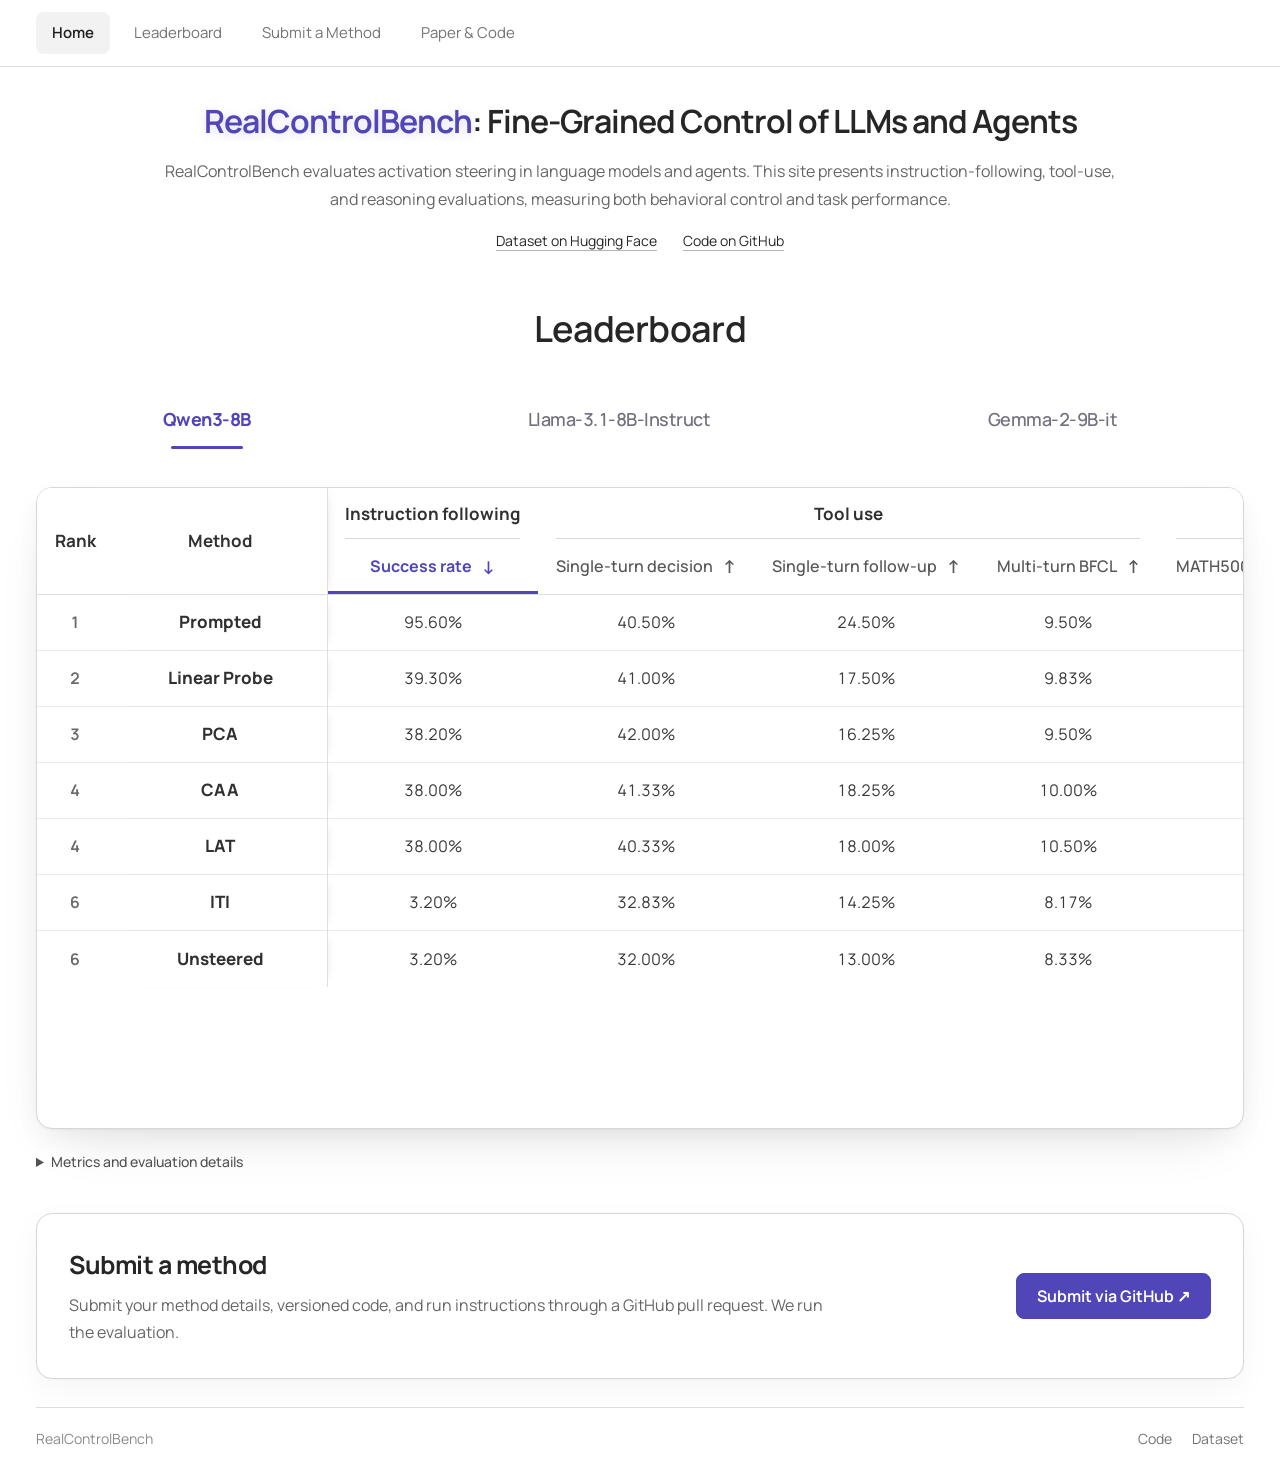
<file: index.html>
<!doctype html>
<html lang="en">
<head>
  <meta charset="utf-8">
  <meta name="viewport" content="width=device-width, initial-scale=1">
  <meta name="description" content="Compare RealControlBench steering methods across all tasks in one table, with task-specific metrics and reproducible evaluation settings.">
  <meta name="theme-color" content="#ffffff">
  <title>RealControlBench</title>
  <link rel="icon" href="assets/mark.svg?v=79db890c1c" type="image/svg+xml">
  <link rel="preload" href="assets/fonts/ManropeVariable.ttf" as="font" type="font/ttf" crossorigin>
  <link rel="stylesheet" href="styles.css?v=e8e4020e67">
  <script defer src="results.js?v=824cde9b16"></script>
  <script defer src="catalog.js?v=3170413458"></script>
  <script defer src="app.js?v=41aad651eb"></script>
  <script defer src="submission.js?v=3d50cb3607"></script>
</head>
<body data-page="leaderboard">
  <a class="skip-link" href="#main">Skip to content</a>
  <header class="site-header" id="site-header"></header>
  <main id="main" class="container leaderboard-main">
    <section class="project-intro" id="about" aria-labelledby="project-title">
      <h1 id="project-title"><span class="project-name">RealControlBench</span>: Fine-Grained Control of LLMs and Agents</h1>
      <p>RealControlBench evaluates activation steering in language models and agents. This site presents instruction-following, tool-use, and reasoning evaluations, measuring both behavioral control and task performance.</p>
      <div class="project-links">
        <a href="https://huggingface.co/datasets/Mingyu111/controlbench" target="_blank" rel="noopener noreferrer">Dataset on Hugging Face</a>
        <a href="https://github.com/MingyuJ666/ControlBench" target="_blank" rel="noopener noreferrer">Code on GitHub</a>
      </div>
    </section>
    <div class="board-heading" id="leaderboard"><h2>Leaderboard</h2></div>
    <section class="board-filters" aria-label="Evaluation settings">
      <div class="model-switcher" id="model-filter" role="group" aria-label="Base model"></div>
    </section>
    <section class="board-panel" aria-label="Methods and results">
      <div class="table-scroll dashboard-viewport" tabindex="0" role="region" aria-label="All tasks comparison table"><table class="results-table" id="leaderboard-table"><caption class="sr-only">Methods across all tasks. Click a metric to sort; click again to reverse. Ranks use the selected metric, with ties sharing a rank. Missing results are unranked and listed last.</caption><thead id="results-head"></thead><tbody id="results-body"></tbody></table></div>
      <div class="empty-state" id="empty-state" hidden><h3>No methods available</h3><p>Methods will appear here when available for this base model.</p></div>
    </section>
    <p class="sr-only" id="sort-status" role="status" aria-live="polite"></p>
    <div class="board-notes"><details><summary>Metrics and evaluation details <span aria-hidden="true">+</span></summary><div id="metric-notes"></div><p>Compare methods within the same base model, task, and evaluation protocol. A missing result is not a zero.</p></details></div>
    <section class="submission-panel" id="submit" aria-labelledby="submission-heading">
      <div class="submission-heading"><h2 id="submission-heading">Submit a method</h2><p>Submit your method details, versioned code, and run instructions through a GitHub pull request. We run the evaluation.</p></div>
      <a class="button primary" id="submission-github" href="https://github.com/MingyuJ666/ControlBench/new/main" target="_blank" rel="noopener noreferrer">Submit via GitHub ↗</a>
    </section>
  </main>
  <footer id="site-footer" class="site-footer container"></footer>
  <div id="dialog-root"></div>
  <noscript><p class="container">Enable JavaScript to view the leaderboard and sort results. <a href="https://github.com/MingyuJ666/ControlBench">Read the benchmark documentation</a>.</p></noscript>
</body>
</html>
</file>
<file: styles.css>
@font-face{font-family:Manrope;src:url("assets/fonts/ManropeVariable.ttf") format("truetype");font-style:normal;font-weight:200 800;font-display:swap}
:root{font:16px Manrope,Arial,sans-serif;color:#262626;--ink:#262626;--muted:#737373;--line:#dedede;--accent:#5146b8;--nav-offset:100px;font-optical-sizing:auto;font-variant-numeric:tabular-nums}
*{box-sizing:border-box}
body{margin:0;background:#fff;color:var(--ink);line-height:1.5}
button,input,select,textarea{font:inherit;color:inherit}
button{border:0;background:none;cursor:pointer}
button:disabled{opacity:.45;cursor:not-allowed}
a{color:inherit;text-decoration:none}
a:hover{text-decoration:underline;text-underline-offset:4px}
h1,h2,h3,p{margin:0}
[hidden]{display:none!important}
:focus-visible{outline:2px solid #737373;outline-offset:3px}
.container{width:min(1280px,calc(100% - 72px));margin:auto}
.sr-only{position:absolute;width:1px;height:1px;overflow:hidden;clip:rect(0,0,0,0);white-space:nowrap}
.skip-link{position:fixed;top:-80px;left:16px;padding:10px;background:white;z-index:20}
.skip-link:focus{top:10px}
.site-header{position:sticky;top:0;border-bottom:1px solid var(--line);background:#fff;z-index:10}
.header-inner{padding:12px 0}
.site-nav{display:flex;flex-wrap:wrap;align-items:center;gap:8px;font-size:15px}
.site-nav a,.site-nav button{display:block;text-align:left;padding:10px 16px;color:#737373;line-height:22px;border-radius:8px}
.site-nav .active{color:#202020;background:#f2f2f2;font-weight:600}
.site-nav a:hover,.site-nav button:hover{color:#262626;background:#f5f5f5;text-decoration:none}
.leaderboard-main{padding-top:34px}
.project-intro{padding-bottom:28px;margin-bottom:27px;text-align:center;scroll-margin-top:var(--nav-offset)}
.project-intro h1{max-width:1100px;font-size:32px;line-height:1.3;font-weight:650;letter-spacing:-1px;margin:0 auto 14px}
.project-name{color:var(--accent);text-shadow:0 2px 8px #5146b82e}
.project-intro>p{max-width:960px;margin:0 auto;font-size:16px;line-height:1.75;color:#666}
.project-links{display:flex;justify-content:center;gap:26px;margin-top:17px;font-size:14px}
.project-links a{text-decoration:underline;text-underline-offset:4px;text-decoration-color:#b5b5b5}
.board-heading{scroll-margin-top:var(--nav-offset);display:flex;align-items:center;justify-content:center;gap:24px;margin-bottom:11px}
.board-heading h2{font-size:36px;line-height:1.3;font-weight:600;letter-spacing:-.6px;color:var(--ink)}
.button{display:inline-flex;align-items:center;justify-content:center;padding:9px 15px;border:1px solid #d9d9d9;border-radius:8px;font-size:15px;line-height:20px;background:#fff;color:#404040;gap:8px;white-space:nowrap}
.button:hover{background:#f2f2f2;text-decoration:none}
.button.primary{background:var(--accent);color:#fff;border-color:var(--accent)}
.button.primary:hover{background:#40358f;border-color:#40358f}
.button span[aria-hidden]{display:none}
.board-filters{display:flex;align-items:center;justify-content:center;min-width:0;padding:22px 0}
.model-switcher{position:relative;display:flex;gap:24px;width:100%;min-width:0;overflow-x:auto;padding:4px 0 8px;scrollbar-width:thin;scrollbar-color:#bcb9ce transparent}
.model-switcher button{position:relative;flex:1 0 auto;padding:16px 20px 24px;font-size:18px;font-weight:550;line-height:28px;letter-spacing:-.5px;color:#74717e;white-space:nowrap;text-align:center;transition:color .16s}
.model-switcher button::after{content:"";position:absolute;bottom:8px;left:50%;width:72px;height:3px;border-radius:2px;background:transparent;transform:translateX(-50%)}
.model-switcher button:hover{color:#393044}
.model-switcher button[aria-pressed=true]{color:var(--accent);font-weight:750}
.model-switcher button[aria-pressed=true]::after{background:var(--accent)}
.model-switcher button:focus-visible{outline:2px solid var(--accent);outline-offset:-3px;border-radius:8px}
@media(prefers-reduced-motion:reduce){.model-switcher button{transition:none}}
.text-link{color:#404040;font-size:14px}
.board-panel{background:#fff;border:1px solid #d6d6dc;border-radius:16px;overflow:hidden;box-shadow:0 1px 2px #14121f0a,0 8px 24px #14121f0a,0 24px 56px -24px #14121f24}
.text-button{font-size:15px;color:#525252;padding:3px 0}
.text-button:hover{text-decoration:underline;text-underline-offset:4px}
.table-scroll{overflow-x:auto}
.dashboard-viewport{position:relative;width:100%;height:clamp(420px,72vh,640px);overflow:auto;scrollbar-gutter:stable;overscroll-behavior-x:contain;isolation:isolate;scrollbar-color:#c5c5c5 #fafafa;scrollbar-width:thin}
.dashboard-viewport:focus-visible{outline:2px solid #737373;outline-offset:-2px}
.results-table{width:100%;border-collapse:collapse;text-align:center;white-space:nowrap;font-size:15px}
.results-table th{padding:12px 18px;background:#fafafa;border-bottom:1px solid var(--line);font-size:14px;font-weight:500;color:#525252;text-align:center}
.results-table td{padding:14px 18px;border-bottom:1px solid #e9e9ed;text-align:center}
.results-table tbody tr:hover{background:#f7f7f7}
.results-table .method-column{text-align:center;min-width:200px}
.method-name{font-size:17px;font-weight:750;color:#303030;line-height:24px;text-align:center}
.metric-value{font:16px Manrope,Arial,sans-serif;font-variant-numeric:tabular-nums;color:#383838}
.missing-score{color:#858585}
.status-label{font-size:15px;color:#8a8a8a}
.results-table td:last-child a{font-size:15px}
#leaderboard-table{--rank-width:76px;--method-width:214px;width:max-content;min-width:100%;border-collapse:separate;border-spacing:0;border:0}
#leaderboard-table thead{position:sticky;top:0;z-index:4;background:#fff}
#leaderboard-table thead th{background:#fff;vertical-align:middle}
#leaderboard-table .task-group{padding:13px 18px 0;text-align:center;color:#303030;font-size:17px;font-weight:700;border-bottom:0}
#leaderboard-table .group-title{display:block;padding-bottom:11px;border-bottom:1px solid #d6d6dc}
#leaderboard-table .metric-heading{min-width:180px;height:54px;padding:0;font-size:16px;font-weight:550;color:#585858}
#leaderboard-table .utility-heading{font-size:14px;padding-bottom:12px;color:#737373}
#leaderboard-table .rank-column{position:sticky;left:0;width:var(--rank-width);min-width:var(--rank-width);max-width:var(--rank-width);padding:12px 0;text-align:center}
#leaderboard-table .method-column{position:sticky;left:var(--rank-width);width:var(--method-width);min-width:var(--method-width);max-width:var(--method-width);text-align:center;box-shadow:1px 0 0 #dedee4,6px 0 12px -10px #14121f40;white-space:nowrap}
#leaderboard-table thead .rank-column,#leaderboard-table thead .method-column{z-index:5;background:#fff}
#leaderboard-table thead .rank-column,#leaderboard-table thead .method-column{font-size:17px;font-weight:700;color:#303030;padding-top:12px;padding-bottom:12px}
#leaderboard-table tbody .rank-column,#leaderboard-table tbody .method-column{z-index:2;background:#fff}
#leaderboard-table tbody tr:hover>.rank-column,#leaderboard-table tbody tr:hover>.method-column{background:#f7f7f7}
#leaderboard-table tbody th,#leaderboard-table tbody td{height:56px;padding-top:15px;padding-bottom:15px;vertical-align:middle;border-bottom:1px solid #e9e9ed}
#leaderboard-table tbody .method-column{font-weight:400;font-size:16px}
#leaderboard-table .text-button{padding:0;line-height:24px}
#leaderboard-table tbody tr:last-child>*{border-bottom:0}
.empty-state{padding:32px;text-align:center}
.empty-state h3{font-size:17px;font-weight:500}
.empty-state p{margin:7px 0 14px;color:#737373;font-size:14px}
.board-notes{margin:22px 0 0}
.board-notes details{font-size:15px;color:#737373}
.board-notes summary{font-size:14px;font-weight:500;cursor:pointer;width:fit-content;color:#525252;margin-bottom:9px}
.board-notes summary>span{display:none}
.board-notes p{margin-top:7px;line-height:1.7}
.board-notes strong{font-weight:600}
.metric-note-group+.metric-note-group{margin-top:18px}
.metric-note-group h3{font-size:14px;color:#404040}
.notes-aside{display:none}
.site-footer{display:flex;align-items:center;justify-content:space-between;gap:25px;margin-top:28px;padding:20px 0 24px;border-top:1px solid var(--line);font-size:14px;color:#8a8a8a}
.footer-links{display:flex;gap:20px}
.footer-links a{color:#737373}
dialog{width:min(620px,calc(100% - 40px));max-height:85vh;overflow:auto;border:1px solid #dedede;border-radius:16px;padding:28px;background:#fff;color:#303030;box-shadow:0 16px 60px #0000001a}
dialog::backdrop{background:#00000040}
.dialog-header{display:flex;align-items:flex-start;justify-content:space-between;gap:20px}
.eyebrow{font-size:14px;color:#8a8a8a;letter-spacing:.04em}
.dialog-header h2{font-size:24px;font-weight:600;letter-spacing:-.5px;margin-top:7px}
.dialog-close{font-size:24px;color:#737373;padding:0 4px}
.dialog-content>p{font-size:14px;color:#737373;margin-top:15px}
.dialog-content>.button{margin-top:20px}
.dialog-meta{display:flex;gap:12px;flex-wrap:wrap;margin-top:15px;padding-bottom:12px;border-bottom:1px solid var(--line);font-size:14px;color:#737373}
.tag+.tag{border-left:1px solid #ddd;padding-left:12px}
.dialog-message{border-left:2px solid #d4d4d4;padding:2px 0 2px 12px;margin-top:20px;font-size:14px}
.dialog-message strong{font-weight:600}
.dialog-message p{font-size:15px;margin-top:5px;color:#737373}
.resource-list{margin-top:20px}
.resource-item{display:flex;justify-content:space-between;gap:20px;border-top:1px solid var(--line);padding:14px 0;font-size:14px}
.resource-item>span{font-size:14px;color:#8a8a8a}
body.dialog-open{overflow:hidden}
#leaderboard-table tbody .rank-column{font-size:16px;font-weight:650;color:#6b6b6b}
#leaderboard-table .metric-sort{display:flex;align-items:center;justify-content:center;gap:10px;width:100%;padding:14px 18px;font:inherit;white-space:nowrap}
#leaderboard-table .metric-sort:hover{background:#f2f2f2;color:var(--accent)}
#leaderboard-table .metric-sort:focus-visible{outline-offset:-4px}
#leaderboard-table .metric-heading[aria-sort]{color:var(--accent);box-shadow:inset 0 -3px var(--accent);font-weight:700}
#leaderboard-table .metric-sort span{font-size:18px;font-weight:700}
.submission-panel{display:flex;align-items:center;justify-content:space-between;gap:32px;margin-top:32px;border:1px solid #d6d6dc;border-radius:16px;padding:32px;background:#fff;box-shadow:0 1px 2px #14121f08,0 10px 32px #14121f0a;scroll-margin-top:var(--nav-offset)}
.submission-heading{min-width:0}
.submission-heading h2{font-size:25px;font-weight:700;letter-spacing:-.5px}
.submission-heading p{max-width:760px;margin-top:8px;color:#666;font-size:16px;line-height:1.7}
.submission-panel>.button{flex-shrink:0;font-size:16px;font-weight:650;padding:12px 20px;white-space:normal;text-align:center}
@media(max-width:1000px){
  .container{width:calc(100% - 40px)}
  .project-intro h1{font-size:29px}
}
@media(max-width:600px){
  .submission-panel{align-items:stretch;flex-direction:column;gap:20px;padding:20px;border-radius:13px}

  :root{--nav-offset:128px}
  .header-inner{padding:10px 0}
  .site-nav{gap:4px 8px;font-size:14px}
  .site-nav a,.site-nav button{padding:8px 10px}
  .container{width:calc(100% - 24px)}
  .leaderboard-main{padding-top:26px}
  .project-intro h1{font-size:27px;letter-spacing:-.7px}
  .project-intro>p{font-size:14px}
  .project-links{flex-wrap:wrap;gap:10px 20px;font-size:15px}
  .model-switcher{gap:12px}
  .model-switcher button{font-size:16px;padding:12px 20px 22px;line-height:24px}
  .board-heading h2{font-size:32px}
  .board-heading .button{padding:8px 11px;font-size:14px}
  .board-panel{border-radius:13px}
  .dashboard-viewport{height:clamp(380px,72vh,560px)}
  #leaderboard-table{--rank-width:58px;--method-width:160px}
  #leaderboard-table .metric-heading{min-width:150px}
  #leaderboard-table .method-column{padding-left:10px;padding-right:10px}
  #leaderboard-table .method-name{font-size:16px}
  .site-footer{align-items:flex-start;font-size:14px}
}
</file>
